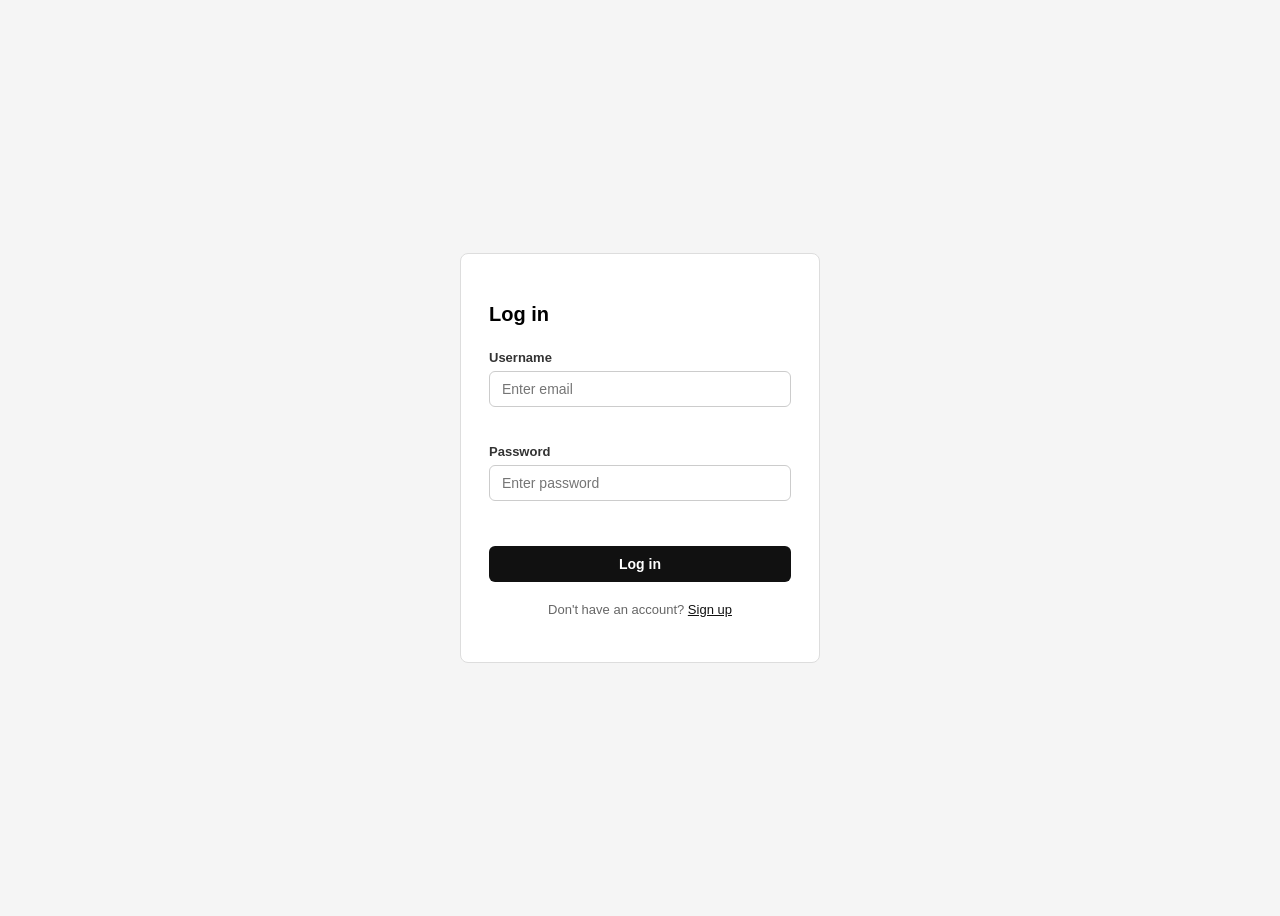
<file: index.html>
<!DOCTYPE html>
<html lang="en">
<head>
<meta charset="UTF-8">
<meta name="viewport" content="width=device-width, initial-scale=1.0">
<title>Home</title>
<link rel="stylesheet" href="forms.css">
</head>
<body>

<section class="home-card">
  <h1 id="welcome-message">Welcome</h1>
  <p>You are signed in for this browser tab.</p>
  <button id="logout-btn" class="action-btn" type="button">Log out</button>
</section>

<script src="store.js"></script>
<script>
  function redirectToLogin() {
    window.location.href = "login.html";
  }

  function renderWelcome(user) {
    document.getElementById("welcome-message").textContent = "Welcome, " + user.displayName;
  }

  function handleLogout() {
    clearSession();
    redirectToLogin();
  }

  window.addEventListener("load", function() {
    var user = getSession();

    if(!user) {
      redirectToLogin();
      return;
    }

    renderWelcome(user);
    document.getElementById("logout-btn").addEventListener("click", handleLogout);
  });
</script>
</body>
</html>
</file>
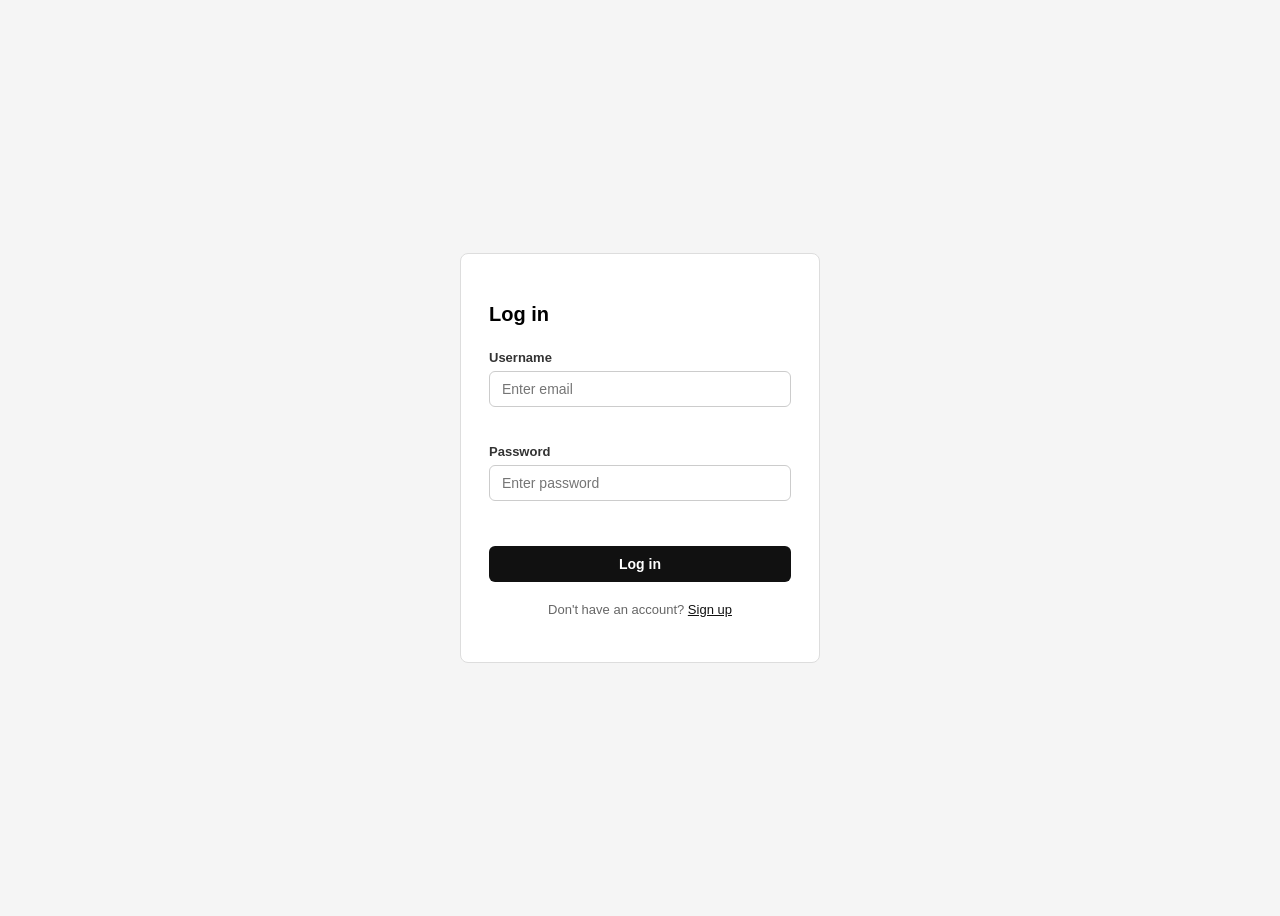
<file: login.html>
<!DOCTYPE html>
<html lang="en">
<head>
<meta charset="UTF-8">
<meta name="viewport" content="width=device-width, initial-scale=1.0">
<title>Log In</title>
<link rel="stylesheet" href="forms.css">
</head>
<body>

<section class="card">
  <h1>Log in</h1>

  <form id="login-form" novalidate>
    <div class="form-row" data-field="username">
      <label class="field-label" for="username">Username</label>
      <input class="field-input" id="username" type="email" placeholder="Enter email">
      <span class="field-error"></span>
    </div>

    <div class="form-row" data-field="password">
      <label class="field-label" for="password">Password</label>
      <input class="field-input" id="password" type="password" placeholder="Enter password">
      <span class="field-error"></span>
    </div>

    <button class="submit-btn" type="submit">Log in</button>
  </form>

  <p class="card-footer">
    Don't have an account? <a href="signup.html">Sign up</a>
  </p>
</section>

<script src="forms.js"></script>
<script src="store.js"></script>
<script>
  var fieldNames = ["username", "password"];

  function getFormValues() {
    return collectValues(fieldNames);
  }

  function validateLoginForm() {
    return validateFields(fieldNames);
  }

  async function handleSubmit(event) {
    event.preventDefault();
    attachBlurValidation(fieldNames);

    if(!validateLoginForm()) {
      return;
    }

    var values = getFormValues();
    var user = getUser(values.username);

    if(!user) {
      setFieldState("username", "User not found.");
      setFieldState("password", "");
      return;
    }

    var submittedHash = await hashPassword(values.password, user.salt);

    if(submittedHash !== user.hash) {
      setFieldState("password", "Incorrect password.");
      return;
    }

    saveSession(user);
    window.location.href = "index.html";
  }

  window.addEventListener("load", function() {
    if(getSession()) {
      window.location.href = "index.html";
      return;
    }

    var formElement = document.getElementById("login-form");
    formElement.addEventListener("submit", handleSubmit);
  });
</script>
</body>
</html>
</file>
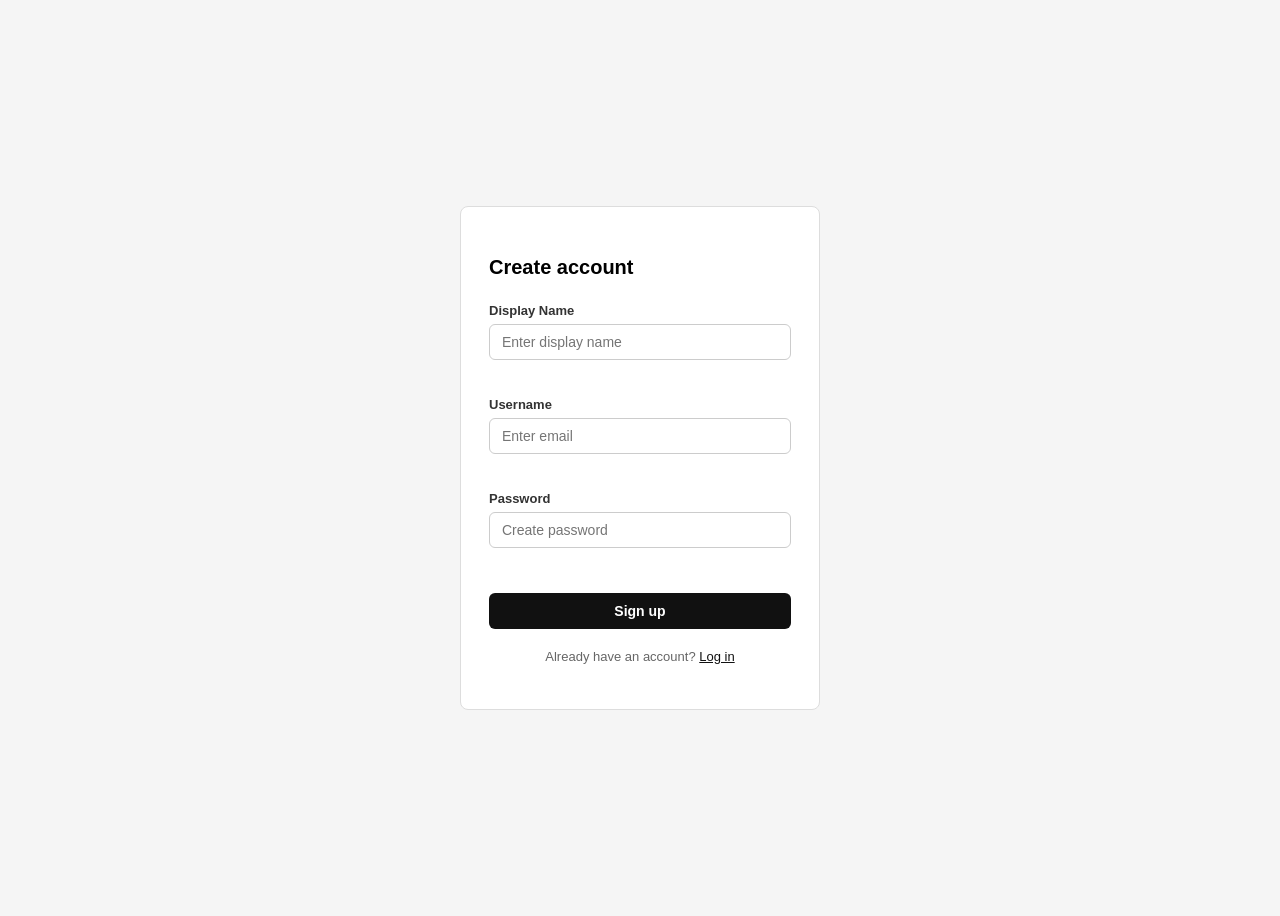
<file: signup.html>
<!DOCTYPE html>
<html lang="en">
<head>
<meta charset="UTF-8">
<meta name="viewport" content="width=device-width, initial-scale=1.0">
<title>Sign Up</title>
<link rel="stylesheet" href="forms.css">
</head>
<body>

<section class="card">
  <h1>Create account</h1>

  <form id="signup-form" novalidate>
    <div class="form-row" data-field="displayName">
      <label class="field-label" for="displayName">Display Name</label>
      <input class="field-input" id="displayName" type="text" placeholder="Enter display name">
      <span class="field-error"></span>
    </div>

    <div class="form-row" data-field="username">
      <label class="field-label" for="username">Username</label>
      <input class="field-input" id="username" type="email" placeholder="Enter email">
      <span class="field-error"></span>
    </div>

    <div class="form-row" data-field="password">
      <label class="field-label" for="password">Password</label>
      <input class="field-input" id="password" type="password" placeholder="Create password">
      <span class="field-error"></span>
    </div>

    <button class="submit-btn" type="submit">Sign up</button>
  </form>

  <p class="card-footer">
    Already have an account? <a href="login.html">Log in</a>
  </p>
</section>

<script src="forms.js"></script>
<script src="store.js"></script>
<script>
  var fieldNames = ["displayName", "username", "password"];

  function getFormValues() {
    return collectValues(fieldNames);
  }

  function validateSignupForm() {
    return validateFields(fieldNames);
  }

  async function handleSubmit(event) {
    event.preventDefault();
    attachBlurValidation(fieldNames);

    if(!validateSignupForm()) {
      return;
    }

    var values = getFormValues();

    if(getUser(values.username)) {
      setFieldState("username", "Username already taken.");
      return;
    }

    await setUser(values.displayName, values.username, values.password);
    window.location.href = "login.html";
  }

  window.addEventListener("load", function() {
    var formElement = document.getElementById("signup-form");
    formElement.addEventListener("submit", handleSubmit);
  });
</script>
</body>
</html>
</file>
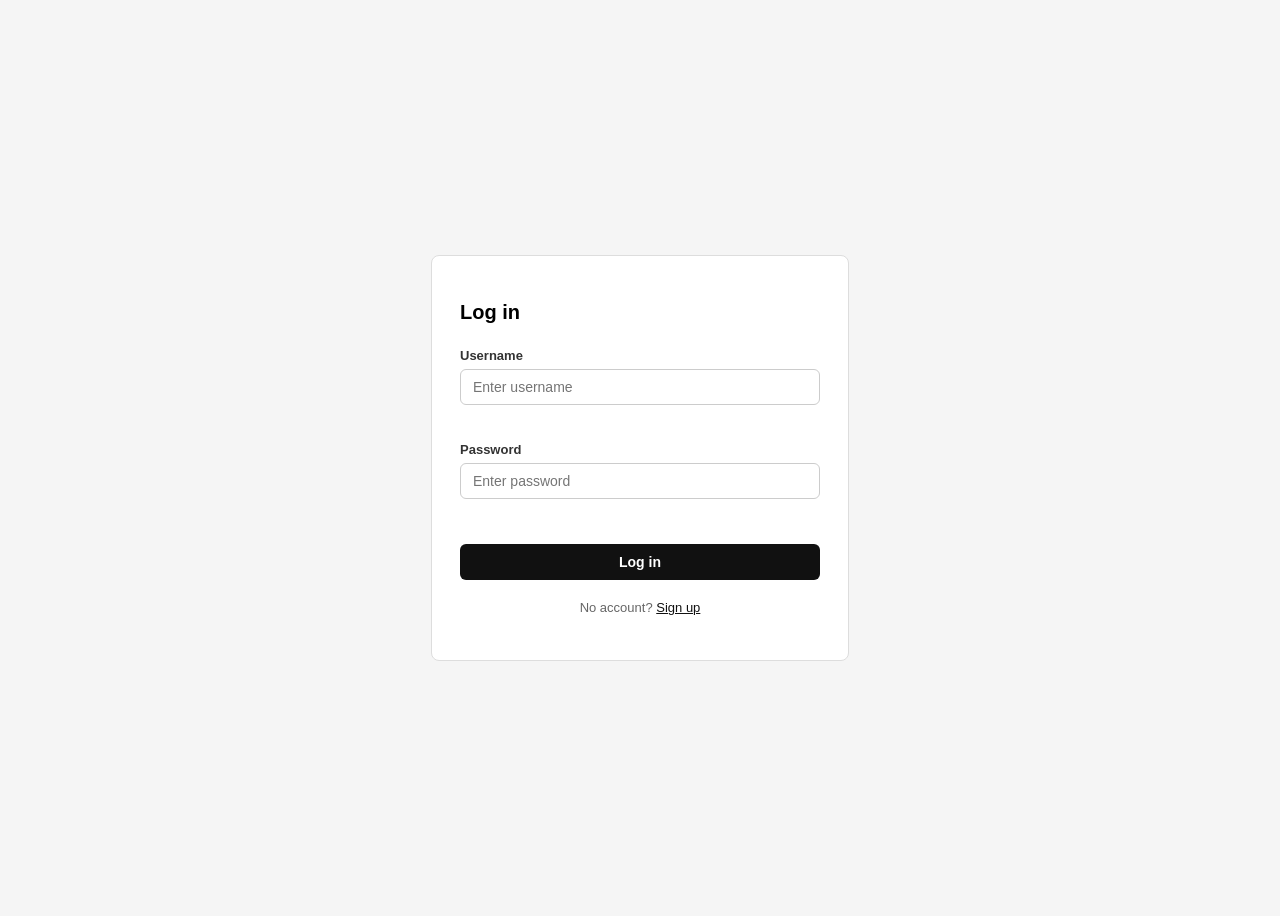
<file: login/login_template.html>
<!DOCTYPE html>
<html lang="en">
<head>
<meta charset="UTF-8">
<meta name="viewport" content="width=device-width, initial-scale=1.0">
<title>Login</title>

<!-- ============================================================
  VIEW — CSS
  Defines layout and all visual states.
  JS never writes style="" directly — it only adds/removes
  the state classes defined here.
============================================================ -->
<style>

  /* ── Layout ── */
  body {
    display: flex;
    justify-content: center;
    align-items: center;
    min-height: 100vh;
    font-family: sans-serif;
    background: #f5f5f5;
  }

  .card {
    background: #fff;
    border: 1px solid #ddd;
    border-radius: 8px;
    padding: 32px 28px;
    width: 100%;
    max-width: 360px;
  }

  h1 {
    font-size: 20px;
    margin-bottom: 24px;
  }

  /* ── Form row ── */
  .form-row {
    margin-bottom: 16px;
  }

  /* ── Label ── */
  .field-label {
    display: block;
    font-size: 13px;
    font-weight: 600;
    margin-bottom: 6px;
    color: #333;
  }

  /* ── Input (default / normal state) ── */
  .field-input {
    display: block;
    width: 100%;
    padding: 9px 12px;
    font-size: 14px;
    border: 1px solid #ccc;
    border-radius: 6px;
    outline: none;
    box-sizing: border-box;
  }

  /* ── Error message (hidden by default) ── */
  .field-error {
    display: block;
    font-size: 12px;
    min-height: 16px;  /* reserve space so layout does not jump */
    margin-top: 5px;
    color: transparent; /* JS adds .fail class to make it visible */
  }

  /* ── Submit button ── */
  .submit-btn {
    width: 100%;
    padding: 10px;
    font-size: 14px;
    font-weight: 600;
    background: #111;
    color: #fff;
    border: none;
    border-radius: 6px;
    cursor: pointer;
    margin-top: 8px;
  }

  /* ── Footer link ── */
  .card-footer {
    margin-top: 20px;
    font-size: 13px;
    text-align: center;
    color: #666;
  }

  .card-footer a { color: #111; }

  /* ──────────────────────────────────────────────────────────
     STATE CLASSES
     Applied by JS directly on .field-input and .field-error.
     CSS decides what each state looks like.
  ────────────────────────────────────────────────────────── */

  /* fail: shown when a field fails validation */
  .field-input.fail  { border-color: #e53e3e; background: #fff5f5; }
  .field-error.fail  { color: #e53e3e; }

  /* success: shown when a field passes validation */
  .field-input.success { border-color: #38a169; background: #f0fff4; }

</style>
</head>
<body>

<!-- ============================================================
  MODEL — HTML Elements
  Input elements hold the user data (.value).
  data-field on each .form-row is used by JS to locate
  the row, its input, and its error span in one lookup.
  No inline handlers (onclick, onchange) anywhere in HTML.
============================================================ -->
<div class="card">

  <h1>Log in</h1>

  <form id="login-form" novalidate>

    <div class="form-row" data-field="username">
      <label class="field-label" for="username">Username</label>
      <input class="field-input" id="username" type="text" placeholder="Enter username">
      <span class="field-error"></span>
    </div>

    <div class="form-row" data-field="password">
      <label class="field-label" for="password">Password</label>
       
      <input class="field-input" id="password" type="password" placeholder="Enter password">
     <span class="field-error"></span> 
       
    </div>

    <button class="submit-btn" type="submit">Log in</button>

  </form>

  <p class="card-footer">
    No account? <a href="signup.html">Sign up</a>
  </p>

</div>


<!-- ============================================================
  CONTROLLER — JavaScript
  All event wiring happens here.
  No inline handlers in HTML. No style="" writes in JS.
  Only class adds/removes to trigger CSS state rules.
============================================================ -->
<script>

  /* ----------------------------------------------------------
    SECTION 1 — Element accessors
    Helper functions to locate DOM elements by field name.
    Use these in every handler instead of repeating
    document.getElementById / querySelector calls.
  ---------------------------------------------------------- */

  function getInput(fieldName) {
    // TODO: Return the <input> element whose id matches fieldName.
    // Hint: document.getElementById(fieldName)
  }

  function getErrorSpan(fieldName) {
    // TODO: Return the .field-error <span> inside the
    //       .form-row[data-field="fieldName"] container.
    // Hint: querySelector on the row, then querySelector('.field-error')
  }


  /* ----------------------------------------------------------
    SECTION 2 — View updaters
    Functions that change what the user sees.
    They receive a DOM element and a value; they never
    query the DOM themselves.
  ---------------------------------------------------------- */

  function applyInputState(inputElement, state) {
    // TODO: Remove 'fail' and 'success' classes from inputElement,
    //       then add the class matching state ('fail' | 'success').
    //       If state is null, just remove both (normal/reset).
    // Hint: inputElement.classList.remove(...)
    //       inputElement.classList.add(state)
  }

  function applyErrorState(errorSpan, message) {
    // TODO: Write message into errorSpan.textContent.
    //       If message is non-empty, add class 'fail' to errorSpan
    //       so CSS makes the text visible (red).
    //       If message is empty, remove class 'fail' to hide it.
  }


  /* ----------------------------------------------------------
    SECTION 3 — Validation rules
    Pure functions: take a field name and its trimmed value,
    return an error string if invalid or '' if valid.
    No DOM access here.
  ---------------------------------------------------------- */

  function validateField(fieldName, value) {
    // TODO: Add a rule for 'username':
    //         - required (empty → 'Username is required.')
    //         - min 3 chars  (→ 'Username must be at least 3 characters.')
    //
    //       Add a rule for 'password':
    //         - required (empty → 'Password is required.')
    //         - min 8 chars  (→ 'Password must be at least 8 characters.')
    //
    //       Return '' if the value passes all rules for that field.
  }


  /* ----------------------------------------------------------
    SECTION 4 — Submit handler
    Runs when the form is submitted.
    Steps:
      1. Cancel the default browser form submission.
      2. Loop over each field name in ['username', 'password'].
      3. For each field:
           a. Read the trimmed value from its input element.
           b. Call validateField to get an error message (or '').
           c. Call applyInputState with 'fail' or 'success'.
           d. Call applyErrorState with the message (or '' to clear).
      4. If all fields are valid, call onSuccess with the values.
  ---------------------------------------------------------- */

  function handleSubmit(event) {
    // TODO: Implement the submit handler following the steps above.
    // Hint: event.preventDefault() to cancel default submission.
    //       Use getInput / getErrorSpan / applyInputState / applyErrorState.
    //       Track a formIsValid boolean; set to false on any failure.
    //       Call onSuccess(username, password) if formIsValid is still true.
    alert('Submit handler not implemented yet.');
  }


  /* ----------------------------------------------------------
    SECTION 5 — Success action
    Called only when all fields pass validation.
  ---------------------------------------------------------- */

  function onSuccess(username, password) {
    // TODO: Show an alert with the submitted username and password.
    // Example format: "Username: alice | Password: secret123"
  }


  /* ----------------------------------------------------------
    SECTION 6 — onload: wire event handlers to elements
    This runs once the page has fully loaded.
    All connections between DOM elements and handler functions
    are made here — not in HTML attributes.
  ---------------------------------------------------------- */

  window.addEventListener('load', function() {

    // TODO: Get the login form element by its id.
    //       Attach handleSubmit as the listener for the 'submit' event.
    // Hint: formElement.addEventListener('submit', handleSubmit)

    // Add more event listeners here as needed, for example:
    // - 'input' on each field to clear the error as the user types
    // - 'blur' on each field to validate on focus-out

  });

</script>
</body>
</html>
</file>
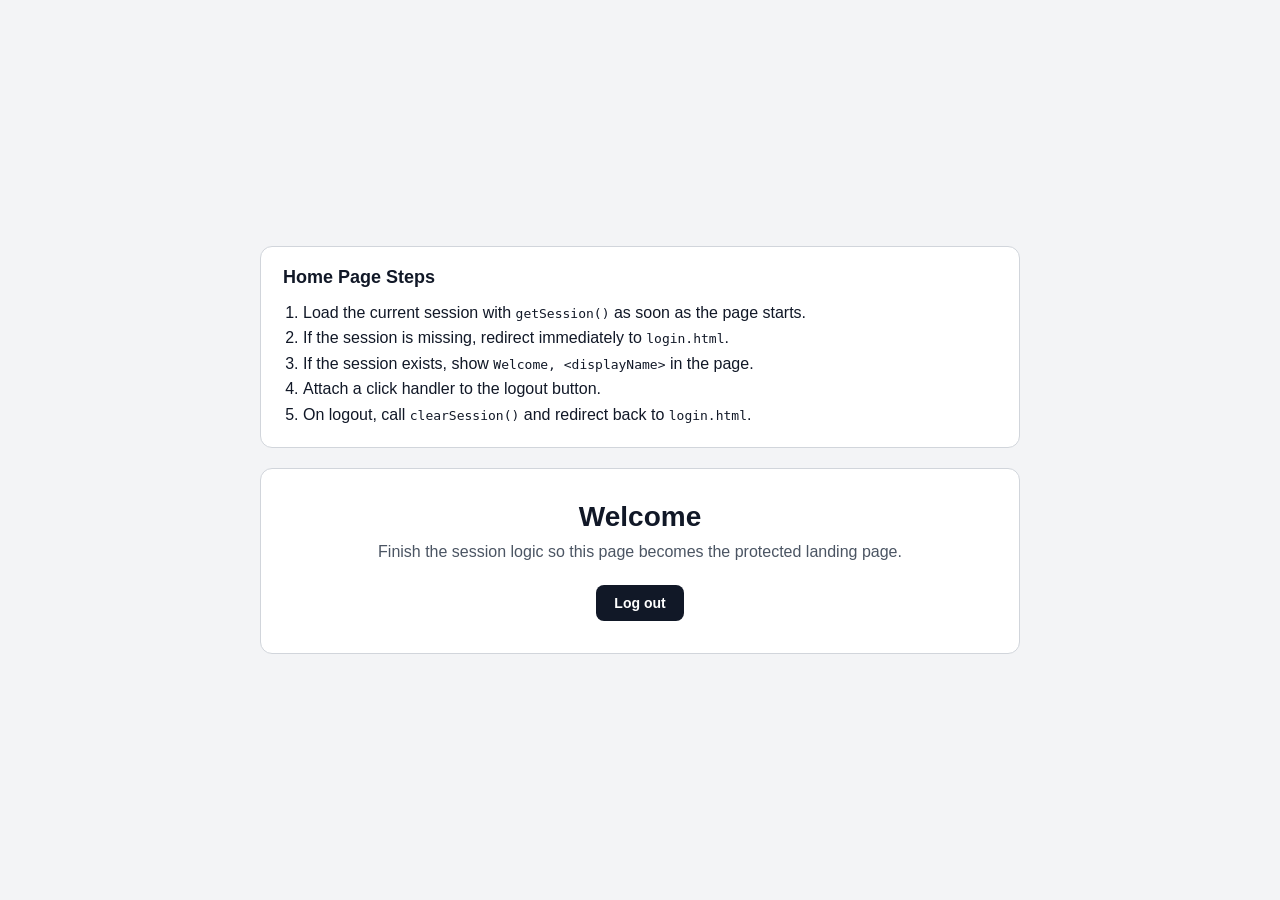
<file: templates/local-auth/home.html>
<!DOCTYPE html>
<html lang="en">
<head>
<meta charset="UTF-8">
<meta name="viewport" content="width=device-width, initial-scale=1.0">
<title>Home</title>
<style>
  body {
    margin: 0;
    min-height: 100vh;
    display: grid;
    place-items: center;
    background: #f3f4f6;
    font-family: Arial, sans-serif;
    color: #111827;
  }

  .page {
    width: min(760px, calc(100% - 32px));
    display: grid;
    gap: 20px;
  }

  .hint-panel,
  .home-card {
    background: #fff;
    border: 1px solid #d1d5db;
    border-radius: 12px;
  }

  .hint-panel {
    padding: 20px 22px;
  }

  .hint-panel h2 {
    margin: 0 0 12px;
    font-size: 18px;
  }

  .hint-panel ol {
    margin: 0;
    padding-left: 20px;
    line-height: 1.6;
  }

  .home-card {
    padding: 32px 28px;
    text-align: center;
  }

  h1 {
    margin: 0 0 10px;
    font-size: 28px;
  }

  p {
    margin: 0 0 24px;
    color: #4b5563;
  }

  .action-btn {
    padding: 10px 18px;
    border: 0;
    border-radius: 8px;
    background: #111827;
    color: #fff;
    font-size: 14px;
    font-weight: 600;
    cursor: pointer;
  }
</style>
</head>
<body>
<main class="page">
  <section class="hint-panel" aria-label="Learner hints">
    <h2>Home Page Steps</h2>
    <ol>
      <li>Load the current session with <code>getSession()</code> as soon as the page starts.</li>
      <li>If the session is missing, redirect immediately to <code>login.html</code>.</li>
      <li>If the session exists, show <code>Welcome, &lt;displayName&gt;</code> in the page.</li>
      <li>Attach a click handler to the logout button.</li>
      <li>On logout, call <code>clearSession()</code> and redirect back to <code>login.html</code>.</li>
    </ol>
  </section>

  <section class="home-card">
    <h1 id="welcome-message">Welcome</h1>
    <p>Finish the session logic so this page becomes the protected landing page.</p>
    <button id="logout-btn" class="action-btn" type="button">Log out</button>
  </section>
</main>

<script src="store.js"></script>
<script>
  /*
    STEP 1:
    This page should not render protected content for logged-out users.
    Call getSession() on load and redirect if it returns null.
  */

  function redirectToLogin() {
    // TODO:
    // Redirect the browser to login.html.
    //
    // Hint:
    // window.location.href = 'login.html';
  }

  /*
    STEP 2:
    Fill the welcome heading with the signed-in user's displayName.
  */

  function renderWelcome(user) {
    // TODO:
    // Update the #welcome-message element so it displays:
    // Welcome, <displayName>
    //
    // Hint:
    // document.getElementById('welcome-message').textContent =
    //   'Welcome, ' + user.displayName;
  }

  /*
    STEP 3:
    Clear the browser session and redirect to login.html.
  */

  function handleLogout() {
    // TODO:
    // 1. Clear the current browser session using the shared helper in store.js.
    // 2. Redirect back to login.html.
    //
    // Hint:
    // clearSession();
    // redirectToLogin();
  }

  /*
    STEP 4:
    Page bootstrap flow:
    1. read session from store.js
    2. redirect if null
    3. render welcome if found
    4. wire the logout button
  */

  window.addEventListener('load', function() {
    // TODO:
    // Build the protected-page startup flow:
    // 1. Read the session by calling getSession().
    // 2. If the result is null:
    //      redirectToLogin()
    //      then stop the rest of the function.
    // 3. If a session exists:
    //      call renderWelcome(user)
    // 4. Get the logout button by id 'logout-btn'.
    // 5. Attach handleLogout to its click event.
  });
</script>
</body>
</html>
</file>
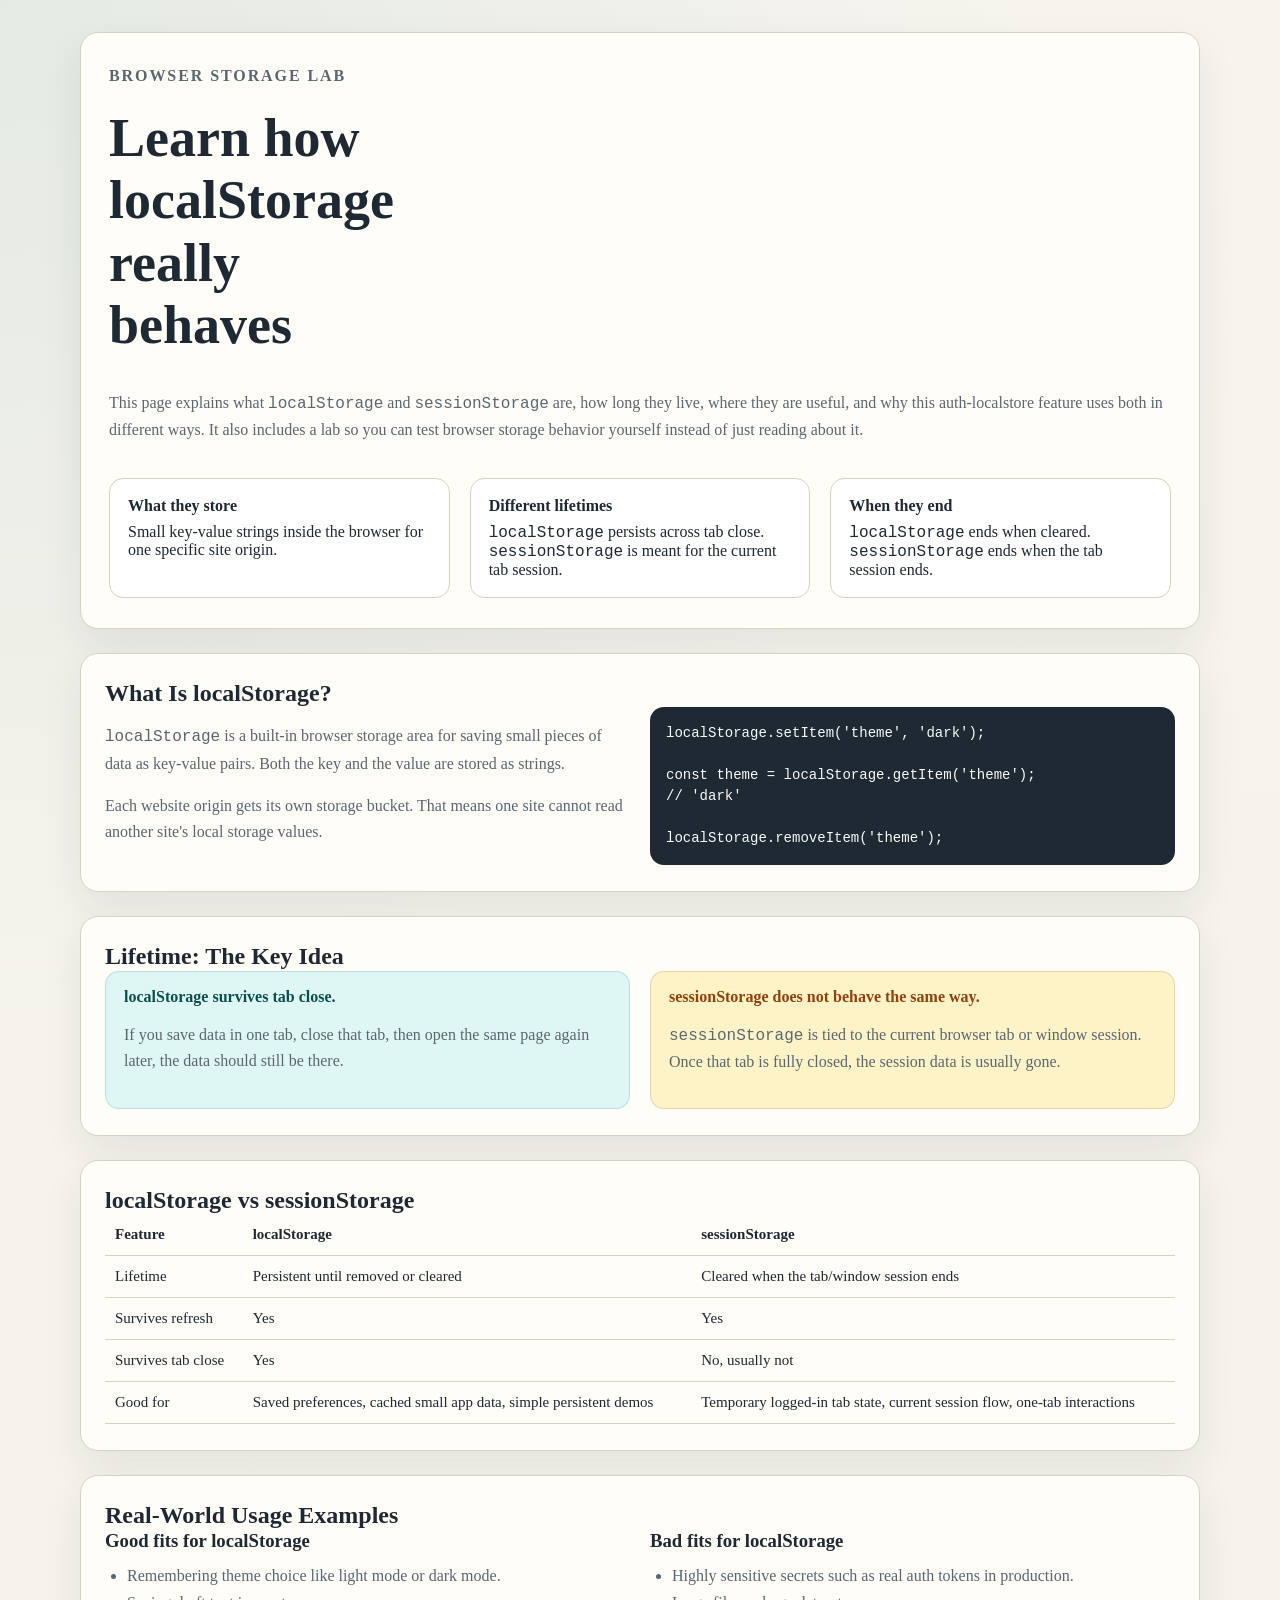
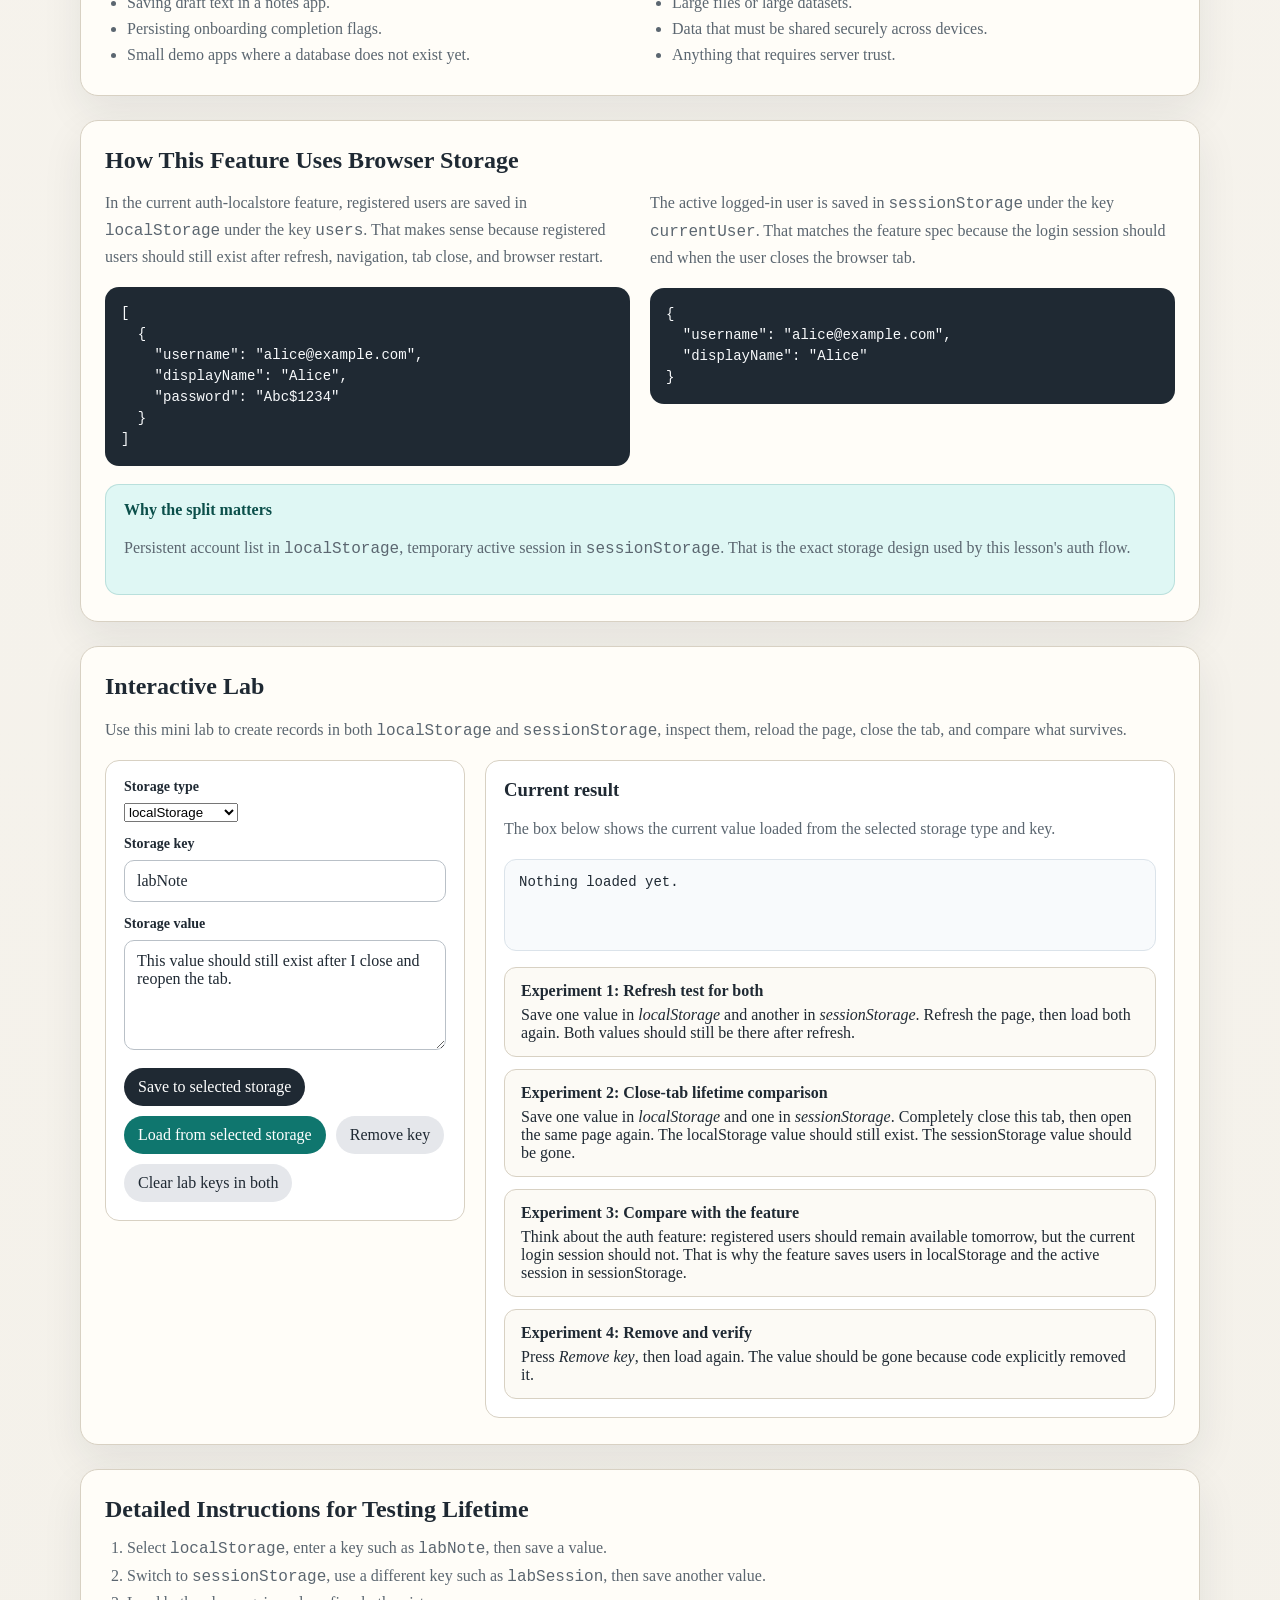
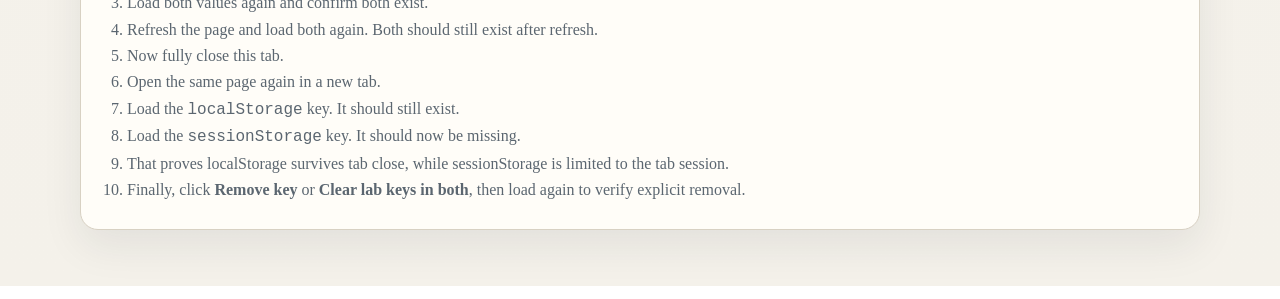
<file: templates/local-auth/storage-lab.html>
<!DOCTYPE html>
<html lang="en">
<head>
<meta charset="UTF-8">
<meta name="viewport" content="width=device-width, initial-scale=1.0">
<title>LocalStorage Lab</title>
<style>
  :root {
    --bg: #f4f1ea;
    --panel: #fffdf8;
    --panel-strong: #fff;
    --ink: #1f2933;
    --muted: #5b6670;
    --line: #d8d1c3;
    --accent: #0f766e;
    --accent-soft: #dff7f4;
    --warn: #92400e;
    --warn-soft: #fef3c7;
    --shadow: 0 16px 40px rgba(31, 41, 51, 0.08);
  }

  * {
    box-sizing: border-box;
  }

  body {
    margin: 0;
    font-family: Georgia, "Times New Roman", serif;
    color: var(--ink);
    background:
      radial-gradient(circle at top left, rgba(15, 118, 110, 0.08), transparent 28%),
      linear-gradient(180deg, #f7f4ee 0%, var(--bg) 100%);
  }

  .page {
    width: min(1120px, calc(100% - 32px));
    margin: 0 auto;
    padding: 32px 0 56px;
    display: grid;
    gap: 24px;
  }

  .hero,
  .panel {
    background: var(--panel);
    border: 1px solid var(--line);
    border-radius: 18px;
    box-shadow: var(--shadow);
  }

  .hero {
    padding: 30px 28px;
    display: grid;
    gap: 18px;
  }

  .eyebrow {
    margin: 0;
    font-size: 12px;
    letter-spacing: 0.12em;
    text-transform: uppercase;
    color: var(--accent);
    font-weight: 700;
  }

  h1,
  h2,
  h3 {
    margin: 0;
    font-weight: 700;
    line-height: 1.15;
  }

  h1 {
    font-size: clamp(32px, 5vw, 54px);
    max-width: 12ch;
  }

  .hero p,
  .panel p,
  .panel li {
    font-size: 16px;
    line-height: 1.65;
    color: var(--muted);
  }

  .hero-grid,
  .two-col,
  .lab-grid {
    display: grid;
    gap: 20px;
  }

  .hero-grid {
    grid-template-columns: repeat(auto-fit, minmax(220px, 1fr));
  }

  .mini-card {
    padding: 18px;
    border-radius: 14px;
    background: var(--panel-strong);
    border: 1px solid var(--line);
  }

  .mini-card strong {
    display: block;
    margin-bottom: 8px;
    color: var(--ink);
  }

  .panel {
    padding: 26px 24px;
  }

  .two-col {
    grid-template-columns: repeat(auto-fit, minmax(280px, 1fr));
  }

  .callout {
    padding: 16px 18px;
    border-radius: 14px;
    background: var(--accent-soft);
    border: 1px solid rgba(15, 118, 110, 0.18);
    color: #0b4f4a;
  }

  .warning {
    background: var(--warn-soft);
    border: 1px solid rgba(146, 64, 14, 0.18);
    color: var(--warn);
  }

  pre {
    margin: 0;
    padding: 16px;
    overflow: auto;
    border-radius: 14px;
    background: #1f2933;
    color: #f8fafc;
    font-size: 14px;
    line-height: 1.5;
  }

  code {
    font-family: Consolas, "Courier New", monospace;
  }

  ol,
  ul {
    margin: 12px 0 0;
    padding-left: 22px;
  }

  .comparison {
    width: 100%;
    border-collapse: collapse;
    font-size: 15px;
  }

  .comparison th,
  .comparison td {
    padding: 12px 10px;
    text-align: left;
    border-bottom: 1px solid var(--line);
    vertical-align: top;
  }

  .comparison th {
    color: var(--ink);
  }

  .lab-grid {
    grid-template-columns: minmax(280px, 360px) 1fr;
    align-items: start;
  }

  .controls,
  .results {
    padding: 18px;
    border: 1px solid var(--line);
    border-radius: 14px;
    background: var(--panel-strong);
  }

  label {
    display: block;
    margin-bottom: 8px;
    font-size: 14px;
    font-weight: 700;
    color: var(--ink);
  }

  input,
  textarea {
    width: 100%;
    padding: 11px 12px;
    border: 1px solid #b9c0c7;
    border-radius: 10px;
    font: inherit;
    color: var(--ink);
    background: #fff;
  }

  textarea {
    min-height: 110px;
    resize: vertical;
  }

  .field {
    margin-bottom: 14px;
  }

  .button-row {
    display: flex;
    flex-wrap: wrap;
    gap: 10px;
    margin-top: 14px;
  }

  button {
    padding: 10px 14px;
    border: 0;
    border-radius: 999px;
    background: var(--ink);
    color: #fff;
    cursor: pointer;
    font: inherit;
  }

  button.alt {
    background: var(--accent);
  }

  button.ghost {
    background: #e5e7eb;
    color: var(--ink);
  }

  .results h3 {
    margin-bottom: 12px;
  }

  .data-box {
    margin-top: 10px;
    padding: 14px;
    border-radius: 12px;
    background: #f8fafc;
    border: 1px solid #dbe3ea;
    white-space: pre-wrap;
    word-break: break-word;
    font-family: Consolas, "Courier New", monospace;
    font-size: 14px;
    min-height: 92px;
  }

  .steps {
    display: grid;
    gap: 12px;
    margin-top: 16px;
  }

  .step {
    padding: 14px 16px;
    border-radius: 12px;
    background: #fcfaf5;
    border: 1px solid var(--line);
  }

  .step strong {
    display: block;
    margin-bottom: 6px;
    color: var(--ink);
  }

  @media (max-width: 840px) {
    .lab-grid {
      grid-template-columns: 1fr;
    }
  }
</style>
</head>
<body>
<main class="page">
  <section class="hero">
    <p class="eyebrow">Browser Storage Lab</p>
    <h1>Learn how localStorage really behaves</h1>
    <p>
      This page explains what <code>localStorage</code> and <code>sessionStorage</code> are, how long they live,
      where they are useful, and why this auth-localstore feature uses both in different ways. It also includes
      a lab so you can test browser storage behavior yourself instead of just reading about it.
    </p>

    <div class="hero-grid">
      <div class="mini-card">
        <strong>What they store</strong>
        <span>Small key-value strings inside the browser for one specific site origin.</span>
      </div>
      <div class="mini-card">
        <strong>Different lifetimes</strong>
        <span><code>localStorage</code> persists across tab close. <code>sessionStorage</code> is meant for the current tab session.</span>
      </div>
      <div class="mini-card">
        <strong>When they end</strong>
        <span><code>localStorage</code> ends when cleared. <code>sessionStorage</code> ends when the tab session ends.</span>
      </div>
    </div>
  </section>

  <section class="panel">
    <h2>What Is localStorage?</h2>
    <div class="two-col">
      <div>
        <p>
          <code>localStorage</code> is a built-in browser storage area for saving small pieces of data as
          key-value pairs. Both the key and the value are stored as strings.
        </p>
        <p>
          Each website origin gets its own storage bucket. That means one site cannot read another site's
          local storage values.
        </p>
      </div>
      <div>
<pre><code>localStorage.setItem('theme', 'dark');

const theme = localStorage.getItem('theme');
// 'dark'

localStorage.removeItem('theme');</code></pre>
      </div>
    </div>
  </section>

  <section class="panel">
    <h2>Lifetime: The Key Idea</h2>
    <div class="two-col">
      <div class="callout">
        <strong>localStorage survives tab close.</strong>
        <p>
          If you save data in one tab, close that tab, then open the same page again later, the data should
          still be there.
        </p>
      </div>
      <div class="callout warning">
        <strong>sessionStorage does not behave the same way.</strong>
        <p>
          <code>sessionStorage</code> is tied to the current browser tab or window session. Once that tab is
          fully closed, the session data is usually gone.
        </p>
      </div>
    </div>
  </section>

  <section class="panel">
    <h2>localStorage vs sessionStorage</h2>
    <table class="comparison">
      <thead>
        <tr>
          <th>Feature</th>
          <th>localStorage</th>
          <th>sessionStorage</th>
        </tr>
      </thead>
      <tbody>
        <tr>
          <td>Lifetime</td>
          <td>Persistent until removed or cleared</td>
          <td>Cleared when the tab/window session ends</td>
        </tr>
        <tr>
          <td>Survives refresh</td>
          <td>Yes</td>
          <td>Yes</td>
        </tr>
        <tr>
          <td>Survives tab close</td>
          <td>Yes</td>
          <td>No, usually not</td>
        </tr>
        <tr>
          <td>Good for</td>
          <td>Saved preferences, cached small app data, simple persistent demos</td>
          <td>Temporary logged-in tab state, current session flow, one-tab interactions</td>
        </tr>
      </tbody>
    </table>
  </section>

  <section class="panel">
    <h2>Real-World Usage Examples</h2>
    <div class="two-col">
      <div>
        <h3>Good fits for localStorage</h3>
        <ul>
          <li>Remembering theme choice like light mode or dark mode.</li>
          <li>Saving draft text in a notes app.</li>
          <li>Persisting onboarding completion flags.</li>
          <li>Small demo apps where a database does not exist yet.</li>
        </ul>
      </div>
      <div>
        <h3>Bad fits for localStorage</h3>
        <ul>
          <li>Highly sensitive secrets such as real auth tokens in production.</li>
          <li>Large files or large datasets.</li>
          <li>Data that must be shared securely across devices.</li>
          <li>Anything that requires server trust.</li>
        </ul>
      </div>
    </div>
  </section>

  <section class="panel">
    <h2>How This Feature Uses Browser Storage</h2>
    <div class="two-col">
      <div>
        <p>
          In the current auth-localstore feature, registered users are saved in
          <code>localStorage</code> under the key <code>users</code>. That makes sense because registered users
          should still exist after refresh, navigation, tab close, and browser restart.
        </p>
<pre><code>[
  {
    "username": "alice@example.com",
    "displayName": "Alice",
    "password": "Abc$1234"
  }
]</code></pre>
      </div>
      <div>
        <p>
          The active logged-in user is saved in <code>sessionStorage</code> under the key
          <code>currentUser</code>. That matches the feature spec because the login session should end when the
          user closes the browser tab.
        </p>
<pre><code>{
  "username": "alice@example.com",
  "displayName": "Alice"
}</code></pre>
      </div>
    </div>
    <div class="callout" style="margin-top: 18px;">
      <strong>Why the split matters</strong>
      <p>
        Persistent account list in <code>localStorage</code>, temporary active session in
        <code>sessionStorage</code>. That is the exact storage design used by this lesson's auth flow.
      </p>
    </div>
  </section>

  <section class="panel">
    <h2>Interactive Lab</h2>
    <p>
      Use this mini lab to create records in both <code>localStorage</code> and <code>sessionStorage</code>,
      inspect them, reload the page, close the tab, and compare what survives.
    </p>

    <div class="lab-grid">
      <div class="controls">
        <div class="field">
          <label for="storage-type">Storage type</label>
          <select id="storage-type">
            <option value="localStorage">localStorage</option>
            <option value="sessionStorage">sessionStorage</option>
          </select>
        </div>

        <div class="field">
          <label for="lab-key">Storage key</label>
          <input id="lab-key" type="text" value="labNote">
        </div>

        <div class="field">
          <label for="lab-value">Storage value</label>
          <textarea id="lab-value">This value should still exist after I close and reopen the tab.</textarea>
        </div>

        <div class="button-row">
          <button type="button" id="save-btn">Save to selected storage</button>
          <button type="button" id="load-btn" class="alt">Load from selected storage</button>
          <button type="button" id="remove-btn" class="ghost">Remove key</button>
          <button type="button" id="clear-lab-btn" class="ghost">Clear lab keys in both</button>
        </div>
      </div>

      <div class="results">
        <h3>Current result</h3>
        <p>The box below shows the current value loaded from the selected storage type and key.</p>
        <div id="lab-output" class="data-box">Nothing loaded yet.</div>

        <div class="steps">
          <div class="step">
            <strong>Experiment 1: Refresh test for both</strong>
            Save one value in <em>localStorage</em> and another in <em>sessionStorage</em>. Refresh the page, then load both again.
            Both values should still be there after refresh.
          </div>
          <div class="step">
            <strong>Experiment 2: Close-tab lifetime comparison</strong>
            Save one value in <em>localStorage</em> and one in <em>sessionStorage</em>. Completely close this tab,
            then open the same page again. The localStorage value should still exist. The sessionStorage value should be gone.
          </div>
          <div class="step">
            <strong>Experiment 3: Compare with the feature</strong>
            Think about the auth feature: registered users should remain available tomorrow, but the current login
            session should not. That is why the feature saves users in localStorage and the active session in sessionStorage.
          </div>
          <div class="step">
            <strong>Experiment 4: Remove and verify</strong>
            Press <em>Remove key</em>, then load again. The value should be gone because code explicitly removed it.
          </div>
        </div>
      </div>
    </div>
  </section>

  <section class="panel">
    <h2>Detailed Instructions for Testing Lifetime</h2>
    <ol>
      <li>Select <code>localStorage</code>, enter a key such as <code>labNote</code>, then save a value.</li>
      <li>Switch to <code>sessionStorage</code>, use a different key such as <code>labSession</code>, then save another value.</li>
      <li>Load both values again and confirm both exist.</li>
      <li>Refresh the page and load both again. Both should still exist after refresh.</li>
      <li>Now fully close this tab.</li>
      <li>Open the same page again in a new tab.</li>
      <li>Load the <code>localStorage</code> key. It should still exist.</li>
      <li>Load the <code>sessionStorage</code> key. It should now be missing.</li>
      <li>That proves localStorage survives tab close, while sessionStorage is limited to the tab session.</li>
      <li>Finally, click <strong>Remove key</strong> or <strong>Clear lab keys in both</strong>, then load again to verify explicit removal.</li>
    </ol>
  </section>
</main>

<script>
  function getSelectedStorage() {
    var storageType = document.getElementById('storage-type').value;
    return window[storageType];
  }

  function getSelectedStorageName() {
    return document.getElementById('storage-type').value;
  }

  function getKey() {
    return document.getElementById('lab-key').value.trim();
  }

  function getValue() {
    return document.getElementById('lab-value').value;
  }

  function setOutput(message) {
    document.getElementById('lab-output').textContent = message;
  }

  function saveValue() {
    var key = getKey();
    var storage = getSelectedStorage();
    var storageName = getSelectedStorageName();

    if (!key) {
      setOutput('Enter a key before saving.');
      return;
    }

    storage.setItem(key, getValue());
    setOutput('Saved key "' + key + '" to ' + storageName + '.\n\nStored value:\n' + getValue());
  }

  function loadValue() {
    var key = getKey();
    var storage = getSelectedStorage();
    var storageName = getSelectedStorageName();
    var value;

    if (!key) {
      setOutput('Enter a key before loading.');
      return;
    }

    value = storage.getItem(key);
    if (value === null) {
      setOutput('No ' + storageName + ' value exists for key "' + key + '".');
      return;
    }

    setOutput('Loaded key "' + key + '" from ' + storageName + '.\n\nStored value:\n' + value);
  }

  function removeValue() {
    var key = getKey();
    var storage = getSelectedStorage();
    var storageName = getSelectedStorageName();

    if (!key) {
      setOutput('Enter a key before removing.');
      return;
    }

    storage.removeItem(key);
    setOutput('Removed key "' + key + '" from ' + storageName + '.');
  }

  function clearLabKeys() {
    var knownKeys = ['labNote', 'labProfile', 'labExample', 'labSession'];

    knownKeys.forEach(function(key) {
      localStorage.removeItem(key);
      sessionStorage.removeItem(key);
    });

    setOutput('Cleared the sample lab keys from both localStorage and sessionStorage: ' + knownKeys.join(', '));
  }

  window.addEventListener('load', function() {
    document.getElementById('save-btn').addEventListener('click', saveValue);
    document.getElementById('load-btn').addEventListener('click', loadValue);
    document.getElementById('remove-btn').addEventListener('click', removeValue);
    document.getElementById('clear-lab-btn').addEventListener('click', clearLabKeys);
  });
</script>
</body>
</html>
</file>
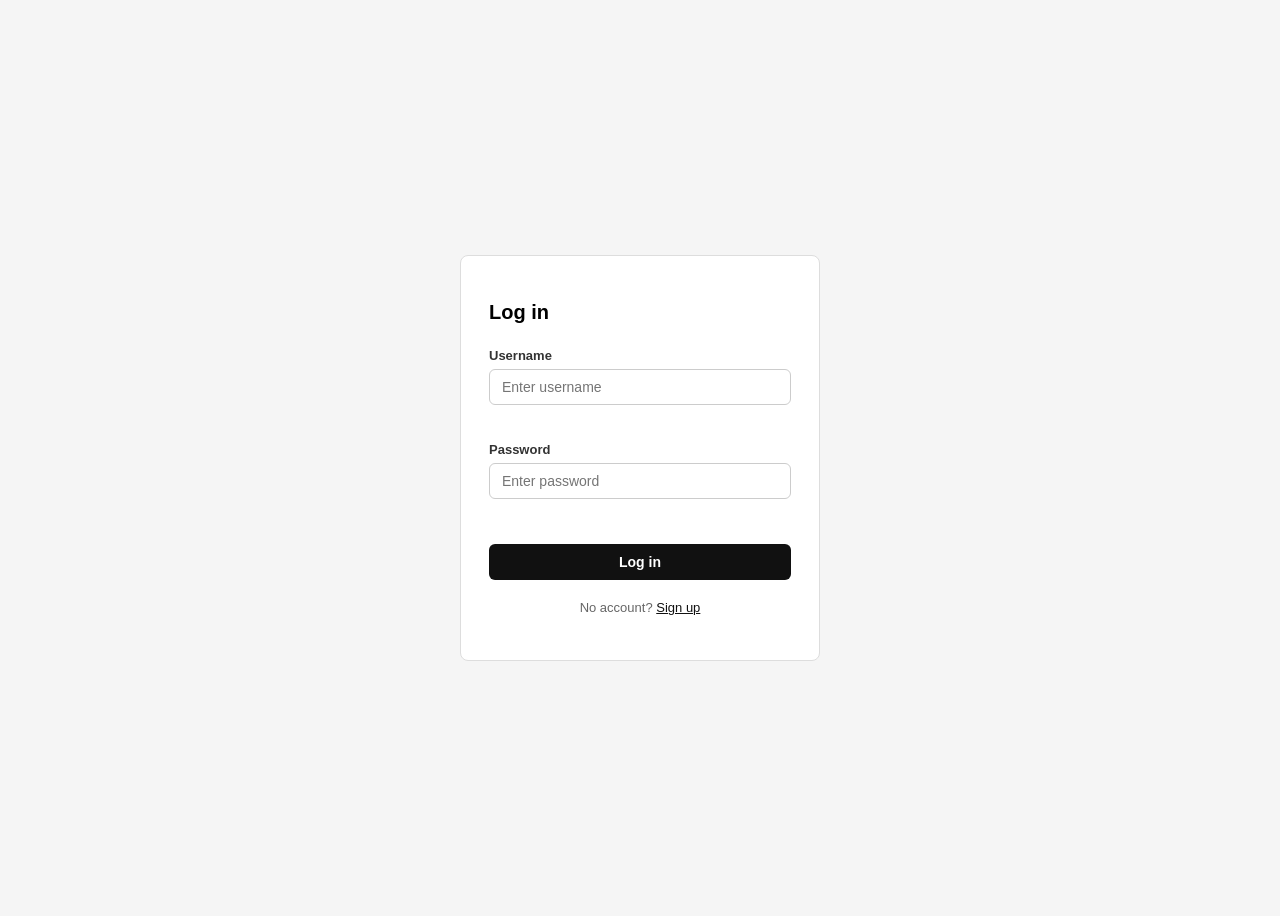
<file: user-login/public/login.html>
<!DOCTYPE html>
<html lang="en">
<head>
<meta charset="UTF-8">
<meta name="viewport" content="width=device-width, initial-scale=1.0">
<title>Login</title>
<link rel="stylesheet" href="/forms.css">
</head>
<body>

<div class="card">

  <h1>Log in</h1>

  <form id="login-form" method="POST" action="/login">

    <div class="form-row" data-field="username">
      <label class="field-label" for="username">Username</label>
      <input class="field-input" id="username" name="username" type="text" placeholder="Enter username" required>
      <span class="field-error"></span>
    </div>

    <div class="form-row" data-field="password">
      <label class="field-label" for="password">Password</label>
      <input class="field-input" id="password" name="password" type="password" placeholder="Enter password" required>
      <span class="field-error"></span>
    </div>

    <button class="submit-btn" type="submit">Log in</button>

  </form>

  <p class="card-footer">
    No account? <a href="signup.html">Sign up</a>
  </p>

</div>

</body>
</html>
</file>
<file: forms.css>
body {
  display: flex;
  justify-content: center;
  align-items: center;
  min-height: 100vh;
  font-family: sans-serif;
  background: #f5f5f5;
}

.card,
.home-card {
  background: #fff;
  border: 1px solid #ddd;
  border-radius: 8px;
  padding: 32px 28px;
  width: 100%;
  max-width: 360px;
  box-sizing: border-box;
}

.home-card {
  text-align: center;
}

h1 {
  font-size: 20px;
  margin-bottom: 24px;
}

.form-row {
  margin-bottom: 16px;
}

.field-label {
  display: block;
  font-size: 13px;
  font-weight: 600;
  margin-bottom: 6px;
  color: #333;
}

.field-input {
  display: block;
  width: 100%;
  padding: 9px 12px;
  font-size: 14px;
  border: 1px solid #ccc;
  border-radius: 6px;
  outline: none;
  box-sizing: border-box;
}

.field-error {
  display: block;
  font-size: 12px;
  min-height: 16px;
  margin-top: 5px;
  color: transparent;
}

.submit-btn,
.action-btn {
  padding: 10px;
  font-size: 14px;
  font-weight: 600;
  background: #111;
  color: #fff;
  border: none;
  border-radius: 6px;
  cursor: pointer;
  margin-top: 8px;
}

.submit-btn {
  width: 100%;
}

.card-footer {
  margin-top: 20px;
  font-size: 13px;
  text-align: center;
  color: #666;
}

.card-footer a {
  color: #111;
}

.field-input.fail {
  border-color: #e53e3e;
  background: #fff5f5;
}

.field-error.fail {
  color: #e53e3e;
}

.field-input.success {
  border-color: #38a169;
  background: #f0fff4;
}
</file>
